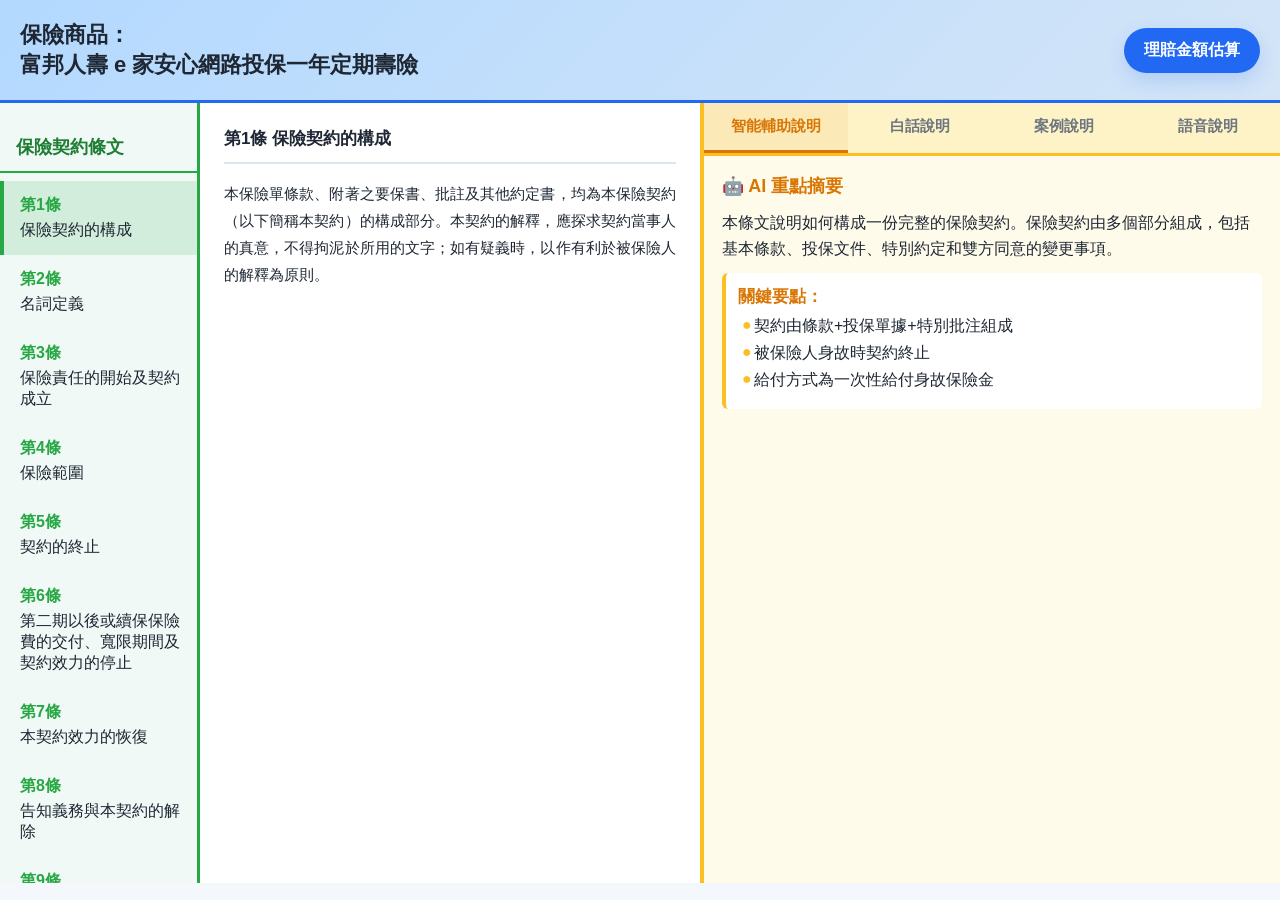
<file: index.html>
<!DOCTYPE html>
<html lang="zh-Hant">
<head>
  <meta charset="UTF-8" />
  <meta name="viewport" content="width=device-width, initial-scale=1.0" />
  <title>保險契約條文簡化</title>
  <link rel="stylesheet" href="styles_index.css" />

  <link rel="manifest" href="./manifest.json">
  <meta name="theme-color" content="#ffffff">
</head>
<body>
  <div class="container">
    <!-- 頂部頭條 -->
    <header class="header">
      <div class="header-content">
        <h1>保險商品：</br>富邦人壽 e 家安心網路投保一年定期壽險</h1>
        <div class="header-actions">
          <a class="estimate-btn" href="estimate.html">理賠金額估算</a>
        </div>
      </div>
    </header>

    <div class="main-layout">
      <!-- 左側導航 -->
      <nav class="sidebar">
        <div class="sidebar-title">保險契約條文</div>
        <div class="nav-list">
          <button class="nav-item active" data-section="section1">
            <span class="section-num">第1條</span>
            <span class="section-title">保險契約的構成</span>
          </button>
          <button class="nav-item" data-section="section2">
            <span class="section-num">第2條</span>
            <span class="section-title">名詞定義</span>
          </button>
          <button class="nav-item" data-section="section3">
            <span class="section-num">第3條</span>
            <span class="section-title">保險責任的開始及契約成立</span>
          </button>
          <button class="nav-item" data-section="section4">
            <span class="section-num">第4條</span>
            <span class="section-title">保險範圍</span>
          </button>
          <button class="nav-item" data-section="section5">
            <span class="section-num">第5條</span>
            <span class="section-title">契約的終止</span>
          </button>
          <button class="nav-item" data-section="section6">
            <span class="section-num">第6條</span>
            <span class="section-title">第二期以後或續保保險費的交付、寬限期間及契約效力的停止</span>
          </button>
          <button class="nav-item" data-section="section7">
            <span class="section-num">第7條</span>
            <span class="section-title">本契約效力的恢復</span>
          </button>
          <button class="nav-item" data-section="section8">
            <span class="section-num">第8條</span>
            <span class="section-title">告知義務與本契約的解除</span>
          </button>
          <button class="nav-item" data-section="section9">
            <span class="section-num">第9條</span>
            <span class="section-title">契約的終止</span>
          </button>
          <button class="nav-item" data-section="section10">
            <span class="section-num">第10條</span>
            <span class="section-title">保險事故的通知與保險金的申請時間</span>
          </button>
          <button class="nav-item" data-section="section11">
            <span class="section-num">第11條</span>
            <span class="section-title">失蹤處理</span>
          </button>
          <button class="nav-item" data-section="section12">
            <span class="section-num">第12條</span>
            <span class="section-title">保險範圍：身故保險金或喪葬費用保險金的給付</span>
          </button>
        </div>
      </nav>

      <!-- 中間內容區域 -->
      <div class="content-area">
        <!-- 條文內容 -->
        <div class="article-content">
          <div class="section active" id="section1">
            <h2>第1條 保險契約的構成</h2>
            <div class="article-text">
              <p>本保險單條款、附著之要保書、批註及其他約定書，均為本保險契約（以下簡稱本契約）的構成部分。本契約的解釋，應探求契約當事人的真意，不得拘泥於所用的文字；如有疑義時，以作有利於被保險人的解釋為原則。</p>
            </div>
          </div>

          <div class="section" id="section2">
            <h2>第2條 名詞定義</h2>
            <div class="article-text">
              <p>本契約所用名詞定義如下：</br>
              一、「保險金額」：係指本契約投保時約定之保險金額，倘日後保險金額經要保人申請變更，則以變更後之金額為準。</br>
              二、「保險年齡」：係指按投保時被保險人之足歲計算，但未滿一歲之零數超過六個月者加算一歲，以後每經過一個保單年度並加算一歲之年齡。</p>
            </div>
          </div>

          <div class="section" id="section3">
            <h2>第3條 保險責任的開始及契約成立</h2>
            <div class="article-text">
              <p>本公司應自同意承保並收取第一期保險費後負保險責任，並應發給保險單作為承保的憑證。</br>
              本公司如於同意承保前，預收相當於第一期保險費之金額時，其應負之保險責任，以同意承保時溯自預收相當於第一期保險費金額時開始。</br>
              前項情形，在本公司為同意承保與否之意思表示前發生應予給付之保險事故時，本公司仍負保險責任。</p>
            </div>
          </div>

          <div class="section" id="section4">
            <h2>第4條 保險範圍</h2>
            <div class="article-text">
              <p>被保險人於本契約有效期間內身故或致成完全失能者，本公司依第十二條至第十四條約定給付保險金。</p>
            </div>
          </div>

          <div class="section" id="section5">
            <h2>第5條 契約的終止</h2>
            <div class="article-text">
              <p>本契約的保險期間為一年。保險期間屆滿時，要保人得交付續保保險費，以逐年使本契約繼續有效，本公司不得拒絕續保。</br>
              本契約續保時，按續保生效當時依規定陳報主管機關之費率及被保險人年齡重新計算保險費，但不得針對個別被保險人身體狀況調整之。倘要保人逾寬限期間仍未交付續保契約之第一期保險費，本契約自保險期間屆滿後即行終止。</br>
              本契約續保保險期間最長至被保險人保險年齡屆滿六十歲為止。</p>
            </div>
          </div>

          <div class="section" id="section6">
            <h2>第6條 第二期以後或續保保險費的交付、寬限期間及契約效力的停止</h2>
            <div class="article-text">
              <p>分期繳納的第二期以後保險費或續保保險費，應照本契約所載交付方法及日期，向本公司所在地或指定地點交付，或由本公司派員前往收取，並交付本公司開發之憑證。第二期以後分期保險費或續保保險費到期未交付時，年繳或半年繳者，自催告到達翌日起三十日內為寬限期間；月繳或季繳者，則不另為催告，自保險單所載交付日期之翌日起三十日為寬限期間。</br>
              約定以金融機構轉帳或其他方式交付第二期以後的分期保險費或續保保險費者，本公司於知悉未能依此項約定受領保險費時，應催告要保人交付保險費，自催告到達翌日起三十日內為寬限期間。</br>
              前二項對要保人之催告，本公司另應通知被保險人以確保其權益。對被保險人之通知，依最後留存於本公司之聯絡資料，以書面、電子郵件、簡訊或其他約定方式擇一發出通知者，視為已完成。</br>
              分期繳納的第二期以後保險費逾寬限期間仍未交付者，本契約自寬限期間終了翌日起停止效力；續保第一期保險費逾寬限期間仍未交付者，本契約依第五條第二項約定終止。如在寬限期間內發生保險事故時，本公司仍負保險責任。</p>
            </div>
          </div>

          <div class="section" id="section7">
            <h2>第7條 本契約效力的恢復</h2>
            <div class="article-text">
              <p>本契約停止效力後，要保人得在保險期間屆滿前，申請復效。</br>
              要保人於停止效力之日起六個月內提出前項復效申請，並經要保人清償保險費扣除停效期間的保險費後，自翌日上午零時起，開始恢復其效力。</br>
              要保人於停止效力之日起六個月後提出第一項之復效申請者，本公司得於要保人之復效申請送達本公司之日起五日內要求要保人提供被保險人之可保證明。要保人如未於十日內交齊本公司要求提供之可保證明者，本公司得退回該次復效之申請。</br>
              被保險人之危險程度有重大變更已達拒絕承保程度者，本公司得拒絕其復效。</br>
              本公司未於第三項約定期限內要求要保人提供可保證明，或於收齊可保證明後十五日內不為拒絕者，視為同意復效，並經要保人清償第二項所約定之金額後，自翌日上午零時起，開始恢復其效力。</br>
              要保人依第三項提出申請復效者，除有同項後段或第四項之情形外，於交齊可保證明，並清償第二項所約定之金額後，自翌日上午零時起，開始恢復其效力。</br>
              基於保戶服務，本公司於保險契約停止效力後至得申請復效之期限屆滿前三個月，將以書面、電子郵件、簡訊或其他約定方式擇一通知要保人有行使第一項申請復效之權利，並載明要保人未於第一項約定期限屆滿前恢復保單效力者，契約效力將自第一項約定期限屆滿之日翌日上午零時起終止，以提醒要保人注意。</br>
              本公司已依要保人最後留於本公司之前項聯絡資料發出通知，視為已完成前項之通知。</br>
              第一項約定期限屆滿時，本契約效力即行終止。</p>
            </div>
          </div>
          
          <div class="section" id="section8">
            <h2>第8條 告知義務與本契約的解除</h2>
            <div class="article-text">
              <p>要保人及被保險人在訂立本契約時，對於本公司要保書書面（或投保網頁）詢問的告知事項應據實說明，如有為隱匿或遺漏不為說明，或為不實的說明，足以變更或減少本公司對於危險的估計者，本公司得解除契約，且無須返還已收受之保險費，其保險事故發生後亦同。但危險的發生未基於其說明或未說明的事實時，不在此限。</br>
              前項解除契約權，自本公司知有解除之原因後，經過一個月不行使而消滅；或自契約訂立後，經過二年不行使而消滅。</br>
              本公司通知解除本契約時，如要保人死亡、失蹤或住所不明，通知不能送達時，本公司得將該項通知送達身故保險金受益人。</p>
            </div>
          </div>
          
          <div class="section" id="section9">
            <h2>第9條 契約的終止</h2>
            <div class="article-text">
              <p>本契約有下列情形之一時，其效力即行終止：</br>
              一、要保人申請終止本契約時。本契約之終止自本公司收到要保人書面通知時，開始生效。</br>
              二、本契約被保險人保險年齡屆滿六十歲時。依第一項第一款約定終止本契約時，如有未到期保險費者，本公司應從當期已繳保險費扣除按日數比例計算已經過期間之保險費後，將其未到期保險費無息退還要保人。</p>
            </div>
          </div>

          <div class="section" id="section10">
            <h2>第10條 保險事故的通知與保險金的申請時間</h2>
            <div class="article-text">
              <p>要保人或受益人應於知悉本公司應負保險責任之事故後十日內通知本公司，並於通知後儘速檢具所需文件向本公司申請給付保險金。</br>
              本公司應於收齊前項文件後十五日內給付之。但因可歸責於本公司之事由致未在前述約定期限內為給付者，應按年利一分加計利息給付。</p>
            </div>
          </div>
        
          <div class="section" id="section11">
            <h2>第11條 失蹤處理</h2>
            <div class="article-text">
              <p>被保險人在本契約有效期間內失蹤者，如經法院宣告死亡時，本公司根據判決內所確定死亡時日為準，依第十二條約定給付身故保險金或喪葬費用保險金；如要保人或受益人能提出證明文件，足以認為被保險人極可能因意外傷害事故而死亡者，本公司應依意外傷害事故發生日為準，依第十二條約定給付身故保險金或喪葬費用保險金。</br>
              前項情形，本公司給付身故保險金或喪葬費用保險金後，如發現被保險人生還時，要保人或受益人應將該筆已領之退還已繳保險費或身故保險金或喪葬費用保險金歸還本公司，其間若有應給付保險金之情事發生者，仍應予給付。但有應繳之保險費，本公司仍得予以扣除。</p>
            </div>
          </div>
          
          <div class="section" id="section12">
            <h2>第12條 保險範圍：身故保險金或喪葬費用保險金的給付</h2>
            <div class="article-text">
              <p>被保險人於本契約有效期間內身故者，本公司按保險金額給付「身故保險金」後，本契約效力即行終止。</br>
              訂立本契約時，以受監護宣告尚未撤銷者為被保險人，其身故保險金變更為喪葬費用保險金。</br>
              前項被保險人於民國九十九年二月三日（含）以後所投保之喪葬費用保險金額總和（不限本公司），不得超過遺產及贈與稅法第十七條有關遺產稅喪葬費扣除額之半數，其超過部分本公司不負給付責任，本公司並應無息退還該超過部分之已繳保險費。</br>
              前項情形，如要保人向二家（含）以上保險公司投保，或向同一保險公司投保數個保險契(附)約，且其投保之喪葬費用保險金額合計超過前項所定之限額者，本公司於所承保之喪葬費用金額範圍內，依各要保書所載之要保時間先後，依約給付喪葬費用保險金至前項喪葬費用額度上限為止，如有二家以上保險公司之保險契約要保時間相同或無法區分其要保時間之先後者，各該保險公司應依其喪葬費用保險金額與扣除要保時間在先之保險公司應理賠之金額後所餘之限額比例分擔其責任。</p>
            </div>
          </div>
        </div>

        <!-- 右側說明標籤 -->
        <div class="explanation-panel">
          <div class="explanation-tabs">
            <button class="tab-btn active" data-tab="smart">智能輔助說明</button>
            <button class="tab-btn" data-tab="simple">白話說明</button>
            <button class="tab-btn" data-tab="example">案例說明</button>
            <button class="tab-btn" data-tab="audio">語音說明</button>
          </div>

          <div class="explanation-content">
            <!-- 第1條說明 -->
            <div class="section-explanation" id="section1-explanation">
              <!-- 智能輔助說明 -->
              <div class="tab-content active" data-section="section1" data-tab="smart">
                <div class="explanation-box">
                  <h3>🤖 AI 重點摘要</h3>
                  <p>本條文說明如何構成一份完整的保險契約。保險契約由多個部分組成，包括基本條款、投保文件、特別約定和雙方同意的變更事項。</p>
                  <div class="highlight-box">
                    <strong>關鍵要點：</strong>
                    <ul>
                      <li>契約由條款+投保單據+特別批注組成</li>
                      <li>被保險人身故時契約終止</li>
                      <li>給付方式為一次性給付身故保險金</li>
                    </ul>
                  </div>
                </div>
              </div>

              <!-- 白話說明 -->
              <div class="tab-content" data-section="section1" data-tab="simple">
                <div class="explanation-box">
                  <h3>📖 白話說明</h3>
                  <p>簡單來說，你跟保險公司之間的契約是由幾個文件湊在一起的：你填的表單、保險公司同意的內容，還有之後有什麼特殊更改也要雙方同意。</p>
                  <div class="highlight-box">
                    <strong>最重要的三件事：</strong>
                    <ul>
                      <li>契約的內容是什麼 ✔️</li>
                      <li>契約條款都是什麼 ✔️</li>
                      <li>有疑義時保險公司要對被保險人有利 ✔️</li>
                    </ul>
                  </div>
                </div>
              </div>

              <!-- 案例說明 -->
              <div class="tab-content" data-section="section1" data-tab="example">
                <div class="explanation-box">
                  <h3>📋 案例說明</h3>
                  <div class="highlight-box">
                    <p><strong>案例：</strong>小王購買保險合約</p>
                    <ul>
                      <li>✓ 保單條款</li>
                      <li>✓ 投保單據（要保書）</li>
                      <li>✓ 批註和約定</li>
                      <li>✓ 這些都構成完整合約</li>
                    </ul>
                  </div>
                </div>
              </div>

              <!-- 語音說明 -->
              <div class="tab-content" data-section="section1" data-tab="audio">
                <div class="explanation-box">
                  <h3>🎵 語音說明</h3>
                  <div class="audio-player">
                    <button class="play-btn">▶ 播放語音說明</button>
                  </div>
                </div>
              </div>
            </div>

            <!-- 第2條說明 -->
            <div class="section-explanation" id="section2-explanation" style="display: none;">
              <!-- 智能輔助說明 -->
              <div class="tab-content active" data-section="section2" data-tab="smart">
                <div class="explanation-box">
                  <h3>🤖 AI 重點摘要</h3>
                  <p>本條文定義契約中使用的重要術語。理解這些名詞對於正確解讀保險條款至關重要。包括保險金額、保險年齡等核心概念。</p>
                  <div class="highlight-box">
                    <strong>核心名詞：</strong>
                    <ul>
                      <li>保險金額：契約約定的保障金額</li>
                      <li>保險年齡：以足歲計算的被保險人年齡</li>
                      <li>精確的定義避免日後爭議</li>
                    </ul>
                  </div>
                </div>
              </div>

              <!-- 白話說明 -->
              <div class="tab-content" data-section="section2" data-tab="simple">
                <div class="explanation-box">
                  <h3>📖 白話說明</h3>
                  <p>這一條就是定義保險合約中一些專業詞彙的意思。就像字典一樣，讓大家對這些詞的理解一致，避免以後有誤會。</p>
                  <div class="highlight-box">
                    <strong>重要詞彙：</strong>
                    <ul>
                      <li>保險金額 = 你買的保障額度</li>
                      <li>保險年齡 = 按滿幾歲計算</li>
                      <li>清楚的定義 = 減少糾紛</li>
                    </ul>
                  </div>
                </div>
              </div>

              <!-- 案例說明 -->
              <div class="tab-content" data-section="section2" data-tab="example">
                <div class="explanation-box">
                  <h3>📋 案例說明</h3>
                  <div class="highlight-box">
                    <p><strong>案例：</strong>小王投保時的名詞定義</p>
                    <ul>
                      <li>✓ 保險金額 = 100萬元</li>
                      <li>✓ 投保年齡 = 35歲</li>
                      <li>✓ 這些確定後就不能隨意改變</li>
                    </ul>
                  </div>
                </div>
              </div>

              <!-- 語音說明 -->
              <div class="tab-content" data-section="section2" data-tab="audio">
                <div class="explanation-box">
                  <h3>🎵 語音說明</h3>
                  <div class="audio-player">
                    <button class="play-btn">▶ 播放語音說明</button>
                  </div>
                </div>
              </div>
            </div>

            <!-- 第3條說明 -->
            <div class="section-explanation" id="section3-explanation" style="display: none;">
              <div class="tab-content active" data-section="section3" data-tab="smart">
                <div class="explanation-box">
                  <h3>🤖 AI 重點摘要</h3>
                  <p>本條文規定保險責任何時開始、契約何時成立。通常在保險公司同意承保並收取首期保費後，保險責任即開始。</p>
                  <div class="highlight-box">
                    <strong>責任開始時點：</strong>
                    <ul>
                      <li>保險公司同意承保</li>
                      <li>收取第一期保費</li>
                      <li>保險責任開始</li>
                    </ul>
                  </div>
                </div>
              </div>

              <div class="tab-content" data-section="section3" data-tab="simple">
                <div class="explanation-box">
                  <h3>📖 白話說明</h3>
                  <p>就是說保險什麼時候開始有效。當保險公司說「OK，我承保了」，然後你也付了第一期保費，從那一刻起，保險就開始保護你了。</p>
                </div>
              </div>

              <div class="tab-content" data-section="section3" data-tab="example">
                <div class="explanation-box">
                  <h3>📋 案例說明</h3>
                  <div class="highlight-box">
                    <p><strong>時間點：</strong>小王的保險何時開始</p>
                    <ul>
                      <li>→ 3月1日：提出投保申請</li>
                      <li>→ 3月5日：保險公司核准</li>
                      <li>→ 3月10日：小王繳付保費</li>
                      <li>→ 3月10日起：保險正式開始</li>
                    </ul>
                  </div>
                </div>
              </div>

              <div class="tab-content" data-section="section3" data-tab="audio">
                <div class="explanation-box">
                  <h3>🎵 語音說明</h3>
                  <div class="audio-player">
                    <button class="play-btn">▶ 播放語音說明</button>
                  </div>
                </div>
              </div>
            </div>

            <!-- 第4條說明 -->
            <div class="section-explanation" id="section4-explanation" style="display: none;">
              <div class="tab-content active" data-section="section4" data-tab="smart">
                <div class="explanation-box">
                  <h3>🤖 AI 重點摘要</h3>
                  <p>本條文說明保險的保障範圍。被保險人在合約有效期間內身故或完全失能，保險公司會依約給付保險金。</p>
                  <div class="highlight-box">
                    <strong>保障範圍：</strong>
                    <ul>
                      <li>身故保障</li>
                      <li>完全失能保障</li>
                      <li>限定期間內</li>
                    </ul>
                  </div>
                </div>
              </div>

              <div class="tab-content" data-section="section4" data-tab="simple">
                <div class="explanation-box">
                  <h3>📖 白話說明</h3>
                  <p>簡單說就是：保險在什麼情況下才會賠錢。這份定期壽險主要保的是：如果你在保險期間內不幸去世，或者因為病或意外導致完全無法工作，保險公司就會給付保險金。</p>
                </div>
              </div>

              <div class="tab-content" data-section="section4" data-tab="example">
                <div class="explanation-box">
                  <h3>📋 案例說明</h3>
                  <div class="highlight-box">
                    <p><strong>案例：</strong>什麼情況會理賠</p>
                    <ul>
                      <li>✓ 身故理賠：在保險期間內去世</li>
                      <li>✓ 失能理賠：完全喪失工作能力</li>
                      <li>✗ 未在保險期間內的不理賠</li>
                    </ul>
                  </div>
                </div>
              </div>

              <div class="tab-content" data-section="section4" data-tab="audio">
                <div class="explanation-box">
                  <h3>🎵 語音說明</h3>
                  <div class="audio-player">
                    <button class="play-btn">▶ 播放語音說明</button>
                  </div>
                </div>
              </div>
            </div>

            <!-- 第5條說明 -->
            <div class="section-explanation" id="section5-explanation" style="display: none;">
              <div class="tab-content active" data-section="section5" data-tab="smart">
                <div class="explanation-box">
                  <h3>🤖 AI 重點摘要</h3>
                  <p>本條文規定保險期間和續保條件。這份保險一般為一年期，期滿後可以申請續保，直到被保險人60歲為止。</p>
                  <div class="highlight-box">
                    <strong>關鍵期限：</strong>
                    <ul>
                      <li>保險期間：1年</li>
                      <li>續保條件：繳續保費</li>
                      <li>續保終止年齡：60歲</li>
                    </ul>
                  </div>
                </div>
              </div>

              <div class="tab-content" data-section="section5" data-tab="simple">
                <div class="explanation-box">
                  <h3>📖 白話說明</h3>
                  <p>定期壽險就是有期限的保險。這份保單保一年。一年到期後，如果你還想繼續保，就繳續保費再保一年。可以一直續保，直到你60歲為止。</p>
                </div>
              </div>

              <div class="tab-content" data-section="section5" data-tab="example">
                <div class="explanation-box">
                  <h3>📋 案例說明</h3>
                  <div class="highlight-box">
                    <p><strong>保險期間安排：</strong></p>
                    <ul>
                      <li>→ 2024/3/10-2025/3/10：第1年保期</li>
                      <li>→ 2025/3/10-2026/3/10：第2年保期</li>
                      <li>→ 每年到期可續保</li>
                      <li>→ 到60歲為止</li>
                    </ul>
                  </div>
                </div>
              </div>

              <div class="tab-content" data-section="section5" data-tab="audio">
                <div class="explanation-box">
                  <h3>🎵 語音說明</h3>
                  <div class="audio-player">
                    <button class="play-btn">▶ 播放語音說明</button>
                  </div>
                </div>
              </div>
            </div>

            <!-- 第6條說明 -->
            <div class="section-explanation" id="section6-explanation" style="display: none;">
              <div class="tab-content active" data-section="section6" data-tab="smart">
                <div class="explanation-box">
                  <h3>🤖 AI 重點摘要</h3>
                  <p>本條文規定保費的繳納方式和期限。明確說明要保人應於指定日期繳納保費，逾期未繳會有寬限期，期滿仍未繳則保險效力停止。</p>
                  <div class="highlight-box">
                    <strong>繳費要點：</strong>
                    <ul>
                      <li>按時繳納保費</li>
                      <li>逾期有30天寬限期</li>
                      <li>逾期未繳則停效</li>
                    </ul>
                  </div>
                </div>
              </div>

              <div class="tab-content" data-section="section6" data-tab="simple">
                <div class="explanation-box">
                  <h3>📖 白話說明</h3>
                  <p>就是說保費要怎麼繳、什麼時候繳。如果你沒有按時繳，保險公司會催你，給你30天的寬限期。如果30天內還是沒有繳，那保險就暫時停止了。</p>
                </div>
              </div>

              <div class="tab-content" data-section="section6" data-tab="example">
                <div class="explanation-box">
                  <h3>📋 案例說明</h3>
                  <div class="highlight-box">
                    <p><strong>案例：</strong>小王的保費繳納</p>
                    <ul>
                      <li>→ 3月10日：應繳日期</li>
                      <li>→ 4月9日：寬限期第30天</li>
                      <li>→ 4月10日：未繳則停效</li>
                      <li>⏱️ 要記得按時繳費！</li>
                    </ul>
                  </div>
                </div>
              </div>

              <div class="tab-content" data-section="section6" data-tab="audio">
                <div class="explanation-box">
                  <h3>🎵 語音說明</h3>
                  <div class="audio-player">
                    <button class="play-btn">▶ 播放語音說明</button>
                  </div>
                </div>
              </div>
            </div>

            <!-- 第7條說明 -->
            <div class="section-explanation" id="section7-explanation" style="display: none;">
              <div class="tab-content active" data-section="section7" data-tab="smart">
                <div class="explanation-box">
                  <h3>🤖 AI 重點摘要</h3>
                  <p>本條文規定保險停效後如何恢復。要保人可在停效後一定期限內申請復效，需補繳欠款和利息才能恢復保險效力。</p>
                  <div class="highlight-box">
                    <strong>復效要點：</strong>
                    <ul>
                      <li>停效後6個月內可復效</li>
                      <li>補繳欠款和利息</li>
                      <li>6個月後需提供可保證明</li>
                    </ul>
                  </div>
                </div>
              </div>

              <div class="tab-content" data-section="section7" data-tab="simple">
                <div class="explanation-box">
                  <h3>📖 白話說明</h3>
                  <p>如果你不小心沒繳保費，保險停了。別擔心！保險停止後，你還有機會「救回」保險。在一定期限內補繳欠款，保險就可以重新生效。</p>
                </div>
              </div>

              <div class="tab-content" data-section="section7" data-tab="example">
                <div class="explanation-box">
                  <h3>📋 案例說明</h3>
                  <div class="highlight-box">
                    <p><strong>案例：</strong>保險復效流程</p>
                    <ul>
                      <li>→ 4月10日：因未繳保費停效</li>
                      <li>→ 6個月內：補繳即可復效</li>
                      <li>→ 6個月後：需體檢證明</li>
                      <li>✓ 及時補繳最簡單！</li>
                    </ul>
                  </div>
                </div>
              </div>

              <div class="tab-content" data-section="section7" data-tab="audio">
                <div class="explanation-box">
                  <h3>🎵 語音說明</h3>
                  <div class="audio-player">
                    <button class="play-btn">▶ 播放語音說明</button>
                  </div>
                </div>
              </div>
            </div>

            <!-- 第8條說明 -->
            <div class="section-explanation" id="section8-explanation" style="display: none;">
              <div class="tab-content active" data-section="section8" data-tab="smart">
                <div class="explanation-box">
                  <h3>🤖 AI 重點摘要</h3>
                  <p>本條文規定投保時的告知義務。要保人和被保險人必須誠實回答保險公司的詢問事項。若有隱瞞或不實告知，可能導致契約被解除。</p>
                  <div class="highlight-box">
                    <strong>告知義務重點：</strong>
                    <ul>
                      <li>必須據實說明詢問事項</li>
                      <li>隱瞞或不實可能解除契約</li>
                      <li>解除權限期為1個月或2年</li>
                    </ul>
                  </div>
                </div>
              </div>

              <div class="tab-content" data-section="section8" data-tab="simple">
                <div class="explanation-box">
                  <h3>📖 白話說明</h3>
                  <p>買保險時，保險公司會問你一些問題，你一定要老實回答！如果你故意隱瞞重要的事實，或者說謊，保險公司事後發現了，可以取消這份保險契約。</p>
                  <div class="highlight-box">
                    <strong>記住這三點：</strong>
                    <ul>
                      <li>誠實是最重要的 ✔️</li>
                      <li>隱瞞會有後果 ❌</li>
                      <li>保險公司有權利檢查你的告知</li>
                    </ul>
                  </div>
                </div>
              </div>

              <div class="tab-content" data-section="section8" data-tab="example">
                <div class="explanation-box">
                  <h3>📋 案例說明</h3>
                  <div class="highlight-box">
                    <p><strong>案例：</strong>隱瞞健康狀況的後果</p>
                    <ul>
                      <li>→ 小李投保時隱瞞有糖尿病</li>
                      <li>→ 後來出險，保險公司發現隱瞞</li>
                      <li>→ 保險公司可以解除契約</li>
                      <li>❌ 而且不退還已繳的保費</li>
                    </ul>
                  </div>
                </div>
              </div>

              <div class="tab-content" data-section="section8" data-tab="audio">
                <div class="explanation-box">
                  <h3>🎵 語音說明</h3>
                  <div class="audio-player">
                    <button class="play-btn">▶ 播放語音說明</button>
                  </div>
                </div>
              </div>
            </div>

            <!-- 第9條說明 -->
            <div class="section-explanation" id="section9-explanation" style="display: none;">
              <div class="tab-content active" data-section="section9" data-tab="smart">
                <div class="explanation-box">
                  <h3>🤖 AI 重點摘要</h3>
                  <p>本條文規定契約終止的情形。要保人可隨時申請終止契約，或被保險人年滿60歲時自動終止。終止時會退還未到期保費。</p>
                  <div class="highlight-box">
                    <strong>終止條件：</strong>
                    <ul>
                      <li>要保人申請終止</li>
                      <li>被保險人年滿60歲</li>
                      <li>退還未到期保費</li>
                    </ul>
                  </div>
                </div>
              </div>

              <div class="tab-content" data-section="section9" data-tab="simple">
                <div class="explanation-box">
                  <h3>📖 白話說明</h3>
                  <p>保險契約什麼時候會結束呢？要保人可以隨時說「我不保了」，或者被保險人年滿60歲時，保險就自動終止。不過終止時，保險公司會把沒用到的保費退還給你。</p>
                  <div class="highlight-box">
                    <strong>終止方式：</strong>
                    <ul>
                      <li>主動終止：要保人申請</li>
                      <li>自動終止：年滿60歲</li>
                      <li>退費：按比例退還</li>
                    </ul>
                  </div>
                </div>
              </div>

              <div class="tab-content" data-section="section9" data-tab="example">
                <div class="explanation-box">
                  <h3>📋 案例說明</h3>
                  <div class="highlight-box">
                    <p><strong>案例：</strong>契約終止退費</p>
                    <ul>
                      <li>→ 小王年滿60歲，保險終止</li>
                      <li>→ 已繳保費：12,000元</li>
                      <li>→ 已過期間：8個月</li>
                      <li>✓ 退還：12,000 × (4/12) = 4,000元</li>
                    </ul>
                  </div>
                </div>
              </div>

              <div class="tab-content" data-section="section9" data-tab="audio">
                <div class="explanation-box">
                  <h3>🎵 語音說明</h3>
                  <div class="audio-player">
                    <button class="play-btn">▶ 播放語音說明</button>
                  </div>
                </div>
              </div>
            </div>

            <!-- 第10條說明 -->
            <div class="section-explanation" id="section10-explanation" style="display: none;">
              <div class="tab-content active" data-section="section10" data-tab="smart">
                <div class="explanation-box">
                  <h3>🤖 AI 重點摘要</h3>
                  <p>本條文規定保險事故發生後的通知義務和申請保險金的時限。要保人或受益人應在10日內通知保險公司，並儘速申請給付。</p>
                  <div class="highlight-box">
                    <strong>申請時限：</strong>
                    <ul>
                      <li>事故發生後10日內通知</li>
                      <li>收齊文件後15日內給付</li>
                      <li>逾期加計利息</li>
                    </ul>
                  </div>
                </div>
              </div>

              <div class="tab-content" data-section="section10" data-tab="simple">
                <div class="explanation-box">
                  <h3>📖 白話說明</h3>
                  <p>出了保險事故怎麼辦？記得要在10天內告訴保險公司，然後趕快準備文件申請理賠。保險公司收到完整文件後，要在15天內把錢給你。</p>
                  <div class="highlight-box">
                    <strong>理賠流程：</strong>
                    <ul>
                      <li>第一步：10天內通知保險公司</li>
                      <li>第二步：準備相關文件</li>
                      <li>第三步：15天內拿到理賠金</li>
                    </ul>
                  </div>
                </div>
              </div>

              <div class="tab-content" data-section="section10" data-tab="example">
                <div class="explanation-box">
                  <h3>📋 案例說明</h3>
                  <div class="highlight-box">
                    <p><strong>案例：</strong>身故理賠流程</p>
                    <ul>
                      <li>→ 事故發生：5月1日</li>
                      <li>→ 通知保險公司：5月8日</li>
                      <li>→ 提交文件：5月15日</li>
                      <li>✓ 理賠金到帳：5月30日</li>
                    </ul>
                  </div>
                </div>
              </div>

              <div class="tab-content" data-section="section10" data-tab="audio">
                <div class="explanation-box">
                  <h3>🎵 語音說明</h3>
                  <div class="audio-player">
                    <button class="play-btn">▶ 播放語音說明</button>
                  </div>
                </div>
              </div>
            </div>

            <!-- 第11條說明 -->
            <div class="section-explanation" id="section11-explanation" style="display: none;">
              <div class="tab-content active" data-section="section11" data-tab="smart">
                <div class="explanation-box">
                  <h3>🤖 AI 重點摘要</h3>
                  <p>本條文處理被保險人失蹤的情形。若經法院宣告死亡或有足夠證明因意外死亡，保險公司會給付身故保險金。</p>
                  <div class="highlight-box">
                    <strong>失蹤處理：</strong>
                    <ul>
                      <li>法院宣告死亡</li>
                      <li>意外事故證明</li>
                      <li>給付身故保險金</li>
                    </ul>
                  </div>
                </div>
              </div>

              <div class="tab-content" data-section="section11" data-tab="simple">
                <div class="explanation-box">
                  <h3>📖 白話說明</h3>
                  <p>如果被保險人失蹤了怎麼辦？如果法院判斷他已經死亡，或者有證據顯示他可能因為意外去世，保險公司就會理賠身故保險金。</p>
                  <div class="highlight-box">
                    <strong>理賠條件：</strong>
                    <ul>
                      <li>法院宣告死亡</li>
                      <li>或有意外死亡證明</li>
                      <li>給付身故保險金</li>
                    </ul>
                  </div>
                </div>
              </div>

              <div class="tab-content" data-section="section11" data-tab="example">
                <div class="explanation-box">
                  <h3>📋 案例說明</h3>
                  <div class="highlight-box">
                    <p><strong>案例：</strong>失蹤者理賠</p>
                    <ul>
                      <li>→ 小明登山失蹤</li>
                      <li>→ 法院宣告死亡</li>
                      <li>→ 保險公司理賠</li>
                      <li>✓ 受益人拿到100萬元</li>
                    </ul>
                  </div>
                </div>
              </div>

              <div class="tab-content" data-section="section11" data-tab="audio">
                <div class="explanation-box">
                  <h3>🎵 語音說明</h3>
                  <div class="audio-player">
                    <button class="play-btn">▶ 播放語音說明</button>
                  </div>
                </div>
              </div>
            </div>

            <!-- 第12條說明 -->
            <div class="section-explanation" id="section12-explanation" style="display: none;">
              <div class="tab-content active" data-section="section12" data-tab="smart">
                <div class="explanation-box">
                  <h3>🤖 AI 重點摘要</h3>
                  <p>本條文規定身故保險金的給付方式。被保險人身故時，按保險金額給付身故保險金，契約隨即終止。特殊情況下可能轉為喪葬費用保險金。</p>
                  <div class="highlight-box">
                    <strong>給付要點：</strong>
                    <ul>
                      <li>被保險人身故 ， 契約終止，按保險金額給付身故保險金。</li>
                      <li>若被保險人為受監護宣告者，改給喪葬費用保險金。</li>
                      <li>喪葬費用保險金總額不得超過法定上限的一半。</li>
                      <li>超過部分不給付，並退還多繳保費。</li>
                      <li>多家或多張保單 ，依投保時間先後給付；時間相同則按比例分擔。</li>
                    </ul>
                  </div>
                </div>
              </div>

              <div class="tab-content" data-section="section12" data-tab="simple">
                <div class="explanation-box">
                  <h3>📖 白話說明</h3>
                  <p>被保險人不幸去世時，保險公司會按照保險金額給付身故保險金，這份保險契約也就結束了。如果被保險人是受監護人，保險金會變成喪葬費用。</p>
                  <div class="highlight-box">
                    <strong>理賠方式：</strong>
                    <ul>
                      <li>如果您在保險有效期間內不幸身亡，保險公司會按照您的保險金額給付身故保險金給您的受益人。</li>
                      <li>如果被保險人是被法院宣告需要監護的人，就改給喪葬費用。</li>
                      <li>喪葬費用的總金額有法律上限，不能超過規定的一半。</li>
                      <li>如果保額超過上限，超過的部分不會賠，但多繳的保費會退還。</li>
                      <li>如果同時買了好幾張保單或跟多家公司買，會照投保時間先後賠；時間一樣就按比例分擔。</li>
                    </ul>
                  </div>
                </div>
              </div>

              <div class="tab-content" data-section="section12" data-tab="example">
                <div class="explanation-box">
                  <h3>📋 案例說明</h3>
                  <div class="highlight-box">
                    <p><strong>案例：</strong>陳OO（35歲）為了保障家人生活，向本公司購買了一份「e家安心網路投保一年定期壽險」，保險金額為新台幣200萬元。他指定妻子為受益人。</p>
                    <ul>
                      <li>情境1：陳OO在保險期間內因車禍身故。在這種情況下，保險公司會直接給付200萬元的身故保險金給他的妻子。</li>
                      <li>情境2：陳OO在投保時已受法院監護宣告，之後意外過世，不給付一般身故保險金，而改為給付喪葬費用保險金。</li>
                      <li>情境3：根據現行法規，喪葬費用保險金的上限約為新台幣150萬元左右（實際數字會隨法規調整）。如果陳OO的保險金額為200萬元，超過上限的50萬元會被退還。</li>
                      <li>情境4：如果陳OO先向富邦人壽投保200萬元，後來又向其他公司投保100萬元。假設法定上限為150萬元。依投保時間先後給付。富邦人壽會先給付150萬元，其他保險公司則無須給付，並退還已繳保費。</li>
                    </ul>
                  </div>
                </div>
              </div>

              <div class="tab-content" data-section="section12" data-tab="audio">
                <div class="explanation-box">
                  <h3>🎵 語音說明</h3>
                  <div class="audio-player">
                    <button class="play-btn">▶ 播放語音說明</button>
                  </div>
                </div>
              </div>
            </div>
        </div>
      </div>
    </div>
  </div>

  <script src="app.js"></script>
  <script>
  if ('serviceWorker' in navigator) {
    navigator.serviceWorker.register('./service-worker.js')
      .then(() => console.log('Service Worker Registered'));
  }
  </script>
</body>
</html>
</file>
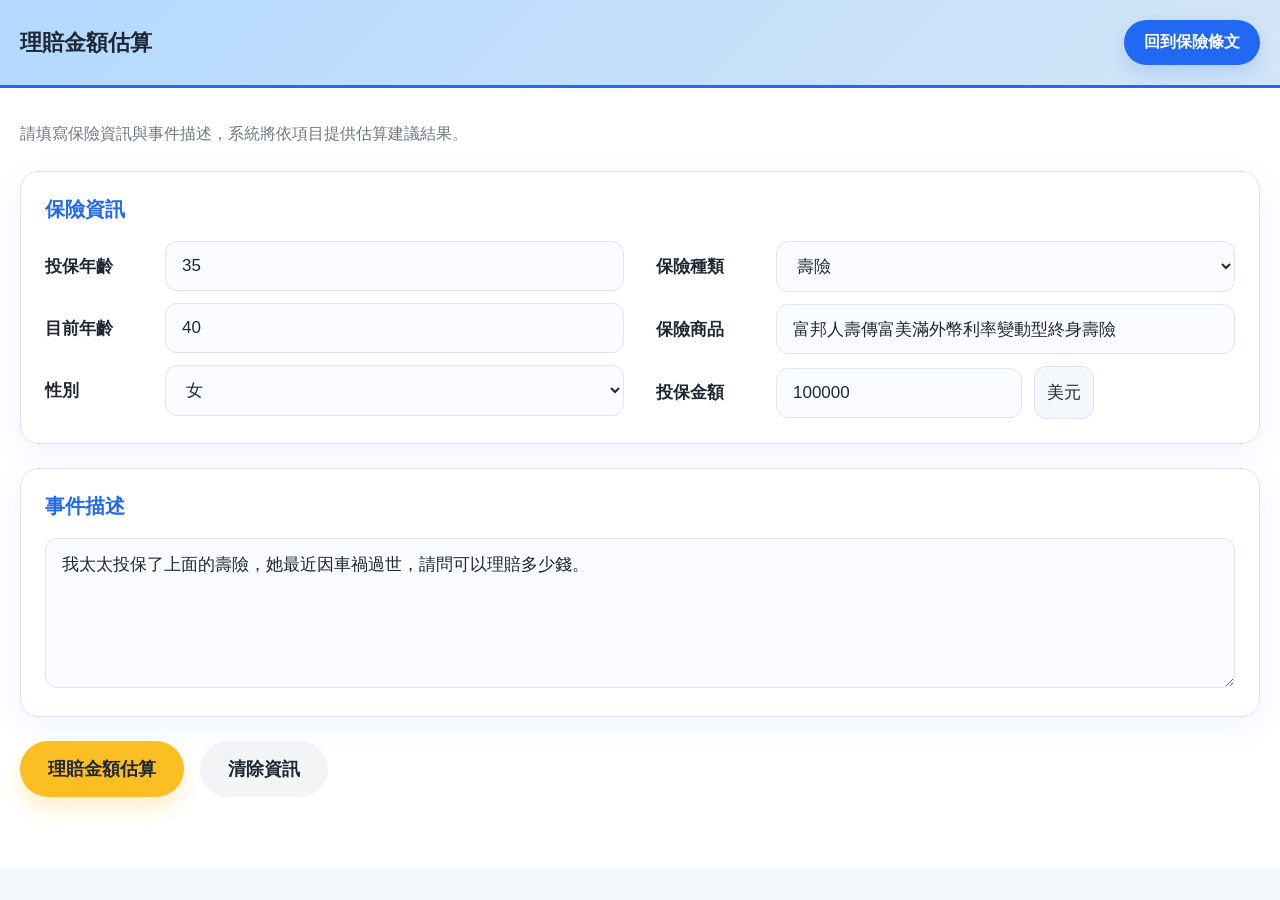
<file: estimate.html>
<!DOCTYPE html>
<html lang="zh-Hant">
<head>
  <meta charset="UTF-8" />
  <meta name="viewport" content="width=device-width, initial-scale=1.0" />
  <title>理賠金額估算</title>
  <link rel="stylesheet" href="styles_estimate.css" />
</head>
<body>
  <div class="container">
    <header class="header">
      <div class="header-content">
        <h1>理賠金額估算</h1>
        <div class="header-actions">
          <a class="estimate-btn" href="index.html">回到保險條文</a>
        </div>
      </div>
    </header>

    <div class="main-layout single-column">
      <div class="content-area single-column">
        <div class="article-content calculator-content">
          <div class="calculator-panel">
            <div class="calculator-header">
              <p>請填寫保險資訊與事件描述，系統將依項目提供估算建議結果。</p>
            </div>

            <div class="calculator-grid table-layout">
              <div class="form-card">
                <div class="card-title">保險資訊</div>
                <div class="field-group-row">
                  <div class="field-column">
                    <div class="field-row">
                      <label class="field-label" for="insuredAge">投保年齡</label>
                      <input id="insuredAge" class="field-input" type="number" min="0" value="35" />
                    </div>
                    <div class="field-row">
                      <label class="field-label" for="currentAge">目前年齡</label>
                      <input id="currentAge" class="field-input" type="number" min="0" value="40" />
                    </div>
                    <div class="field-row">
                      <label class="field-label" for="gender">性別</label>
                      <select id="gender" class="field-input">
                        <option value="female">女</option>
                        <option value="male">男</option>
                        <option value="other">其他</option>
                      </select>
                    </div>
                  </div>
                  <div class="field-column">
                    <div class="field-row">
                      <label class="field-label" for="insuranceType">保險種類</label>
                      <select id="insuranceType" class="field-input">
                        <option value="life">壽險</option>
                        <option value="travel">旅行平安險</option>
                        <option value="accident">意外險</option>
                        <option value="medical">醫療險</option>
                      </select>
                    </div>
                    <div class="field-row">
                      <label class="field-label" for="insuranceProduct">保險商品</label>
                      <input id="insuranceProduct" class="field-input" type="text" value="富邦人壽傳富美滿外幣利率變動型終身壽險" />
                    </div>
                    <div class="field-row">
                      <label class="field-label" for="coverageAmount">投保金額</label>
                      <div class="amount-input-group">
                        <input id="coverageAmount" class="field-input" type="number" min="0" value="100000" />
                        <span class="amount-unit">美元</span>
                      </div>
                    </div>
                  </div>
                </div>
              </div>

              <div class="form-card full-width">
                <div class="card-title">事件描述</div>
                <textarea id="eventDescription" class="textarea-input" rows="6" placeholder="例如：我太太投保了上面的壽險，她最近因車禍過世，請問可以理賠多少錢。">我太太投保了上面的壽險，她最近因車禍過世，請問可以理賠多少錢。</textarea>
              </div>
            </div>

            <div class="calculator-actions">
              <button id="calculateBtn" class="btn-primary">理賠金額估算</button>
              <button id="clearBtn" class="btn-secondary">清除資訊</button>
            </div>

            <div id="resultCard" class="result-card" style="display: none;">
              <div class="result-header">
                <div class="result-label">估算結果預估</div>
              </div>

              <div class="result-product-info" id="productInfo">
                <strong>商品：</strong><span id="resultProduct">富邦人壽傳富美滿外幣利率變動型終身壽險</span><br/>
                <strong>第十五條</strong> 被保險人於本契約有效期間內身故者，本公司按下列三者之最大值給付身故保險金後，本契約效力即行終止：</br>
                一、年繳保險費總和之一點零一倍。</br>
                二、身故時之總保單價值準備金乘上當時保險年齡對應附表二之給付比率所得之數額。</br>
                三、身故時之當年度保險金額。</br>
                訂立本契約時，以受監護宣告尚未撤銷者為被保險人，其身故保險金，變更為喪葬費用保險金。</br>
                前項被保險人於民國九十九年二月三日（含）以後所投保之喪葬費用保險金額總和（不限本公司），不得超過遺產及贈與稅法第十七條有關遺產稅喪葬費扣除額之半數，其超過部分本公司不負給付責任，本公司並應無息退還該超過部分之已繳保險費。</br>
                前項情形，如要保人向二家（含）以上保險公司投保，或向同一保險公司投保數個保險契（附）約，且其投保之喪葬費用保險金額合計超過前項所定之限額者，本公司於所承保之喪葬費用金額範圍內，依各要保書所載之要保時間先後，依約給付喪葬費用保險金至喪葬費用額度上限為止，如有二家以上保險公司之保險契約要保時間相同或無法區分其要保時間之先後者，各該保險公司應依其喪葬費用保險金額與扣除要保時間在先之保險公司應理賠之金額後所餘之限額比例分擔其責任。本公司約定給付之喪葬費用保險金，按被保險人身故日為基準，以臺灣銀行股份有限公司的前一營業日收盤之美元即期買入匯率為換算基礎，換算等值之新臺幣後不得超過主管機關所定之喪葬費用額度上限。</br>
                若因匯率波動造成超過之部分，本公司不負給付責任，並無息退還該超過部分之已繳保險費。
              </div>
              <div class="product-info-toggle">
                <button id="toggleProductBtn" class="btn-toggle">展開全部條文</button>
              </div>

              <div class="result-calculation">
                <div class="calc-item">
                  <div class="calc-label">1. 年繳保險費總和 × 1.01倍：</div>
                  <div class="calc-value"><span id="calc1">101,000</span> 美元。</div>
                </div>
                <div class="calc-item">
                  <div class="calc-label">2. 保單價值準備金 × 門檻比率：</div>
                  <div class="calc-value"><span id="calc2">48,000</span> 美元。</div>
                </div>
                <div class="calc-item">
                  <div class="calc-label">3. 當年度保險金額：</div>
                  <div class="calc-value"><span id="calc3">9,584</span> 美元。</div>
                </div>
              </div>

              <div class="result-estimate">
                <span class="estimate-label">預估：在這個情境下，身故保險金的給付金額為</span>
                <span class="estimate-amount"><span id="estimateAmount">101,000</span> 美元</span>。
              </div>

              <div class="result-actions">
                <button id="detailBtn" class="btn-formula">詳細計算公式</button>
              </div>
            </div>

            <div id="formulaModal" class="modal" style="display: none;">
              <div class="modal-content">
                <div class="modal-header">
                  <h3>詳細計算公式</h3>
                  <button class="modal-close" id="closeFormulaBtn">&times;</button>
                </div>
                <div class="modal-body" id="formulaBody">
                  <!-- 詳細公式內容 -->
                </div>
              </div>
            </div>
          </div>
        </div>
      </div>
    </div>
  </div>
  <script src="estimate.js"></script>
</body>
</html>
</file>
<file: styles_index.css>
:root {
  --primary-blue: #2168f3;
  --primary-green: #28a745;
  --primary-yellow: #fbbf24;
  --dark-yellow: #d97706;
  --light-green: #d4edda;
  --dark-green: #1e7e34;
  --light-coral: #f8d4d4;
  --light-peach: #fae5d4;
  --text-dark: #1e2733;
  --text-muted: #6d7680;
  --border-color: #dde4ef;
  --bg-light: #f9fbff;
}

* {
  margin: 0;
  padding: 0;
  box-sizing: border-box;
}

html,
body,
.container,
.main-layout,
.content-area,
.article-content,
.sidebar,
.explanation-panel {
  min-width: 0;
}

body {
  font-family: "Noto Sans", "Microsoft YaHei", sans-serif;
  background: #f4f7fb;
  color: var(--text-dark);
}

.container {
  width: 100%;
  display: flex;
  flex-direction: column;
}

input,
select,
textarea,
.button,
.tab-btn,
.article-text {
  word-break: break-word;
  overflow-wrap: anywhere;
}

/* Header 樣式 */
.header {
  background: linear-gradient(135deg, #b3d9ff 0%, #d4e5f7 100%);
  padding: 20px;
  border-bottom: 3px solid var(--primary-blue);
}

.header-content {
  max-width: 1600px;
  margin: 0 auto;
  display: flex;
  align-items: center;
  justify-content: space-between;
  gap: 16px;
}

.header h1 {
  font-size: 22px;
  font-weight: 600;
  color: var(--text-dark);
  margin-bottom: 0;
}

.header-actions {
  display: flex;
  align-items: center;
}

.estimate-btn {
  display: inline-flex;
  align-items: center;
  justify-content: center;
  padding: 12px 20px;
  background: var(--primary-blue);
  color: white;
  text-decoration: none;
  border-radius: 999px;
  font-weight: 700;
  box-shadow: 0 8px 20px rgba(33, 104, 243, 0.18);
  transition: transform 0.2s ease, background 0.2s ease;
}

.estimate-btn:hover {
  background: #184fcc;
  transform: translateY(-1px);
}

/* 主要佈局 */
.main-layout {
  display: grid;
  grid-template-columns: 240px 1fr;
  gap: 0;
  flex: 1;
  max-width: 100%;
}

.main-layout.single-column {
  grid-template-columns: 1fr;
  width: 100%;
}

/* 左側導航欄 */
.sidebar {
  width: 100%;
  background: #f0f9f6;
  border-right: 3px solid var(--primary-green);
  padding: 20px 0;
  max-height: calc(100vh - 120px);
  overflow-y: auto;
  display: flex;
  flex-direction: column;
}

.sidebar-title {
  padding: 12px 16px;
  font-weight: 600;
  font-size: 18px;
  color: var(--dark-green);
  border-bottom: 2px solid var(--primary-green);
  margin-bottom: 8px;
}

.nav-list {
  display: flex;
  flex-direction: column;
}

.nav-item {
  display: flex;
  flex-direction: column;
  gap: 4px;
  padding: 14px 16px;
  border: none;
  background: transparent;
  cursor: pointer;
  text-align: left;
  border-left: 4px solid transparent;
  transition: all 0.3s ease;
}

.nav-item:hover {
  background: rgba(40, 167, 69, 0.08);
  border-left-color: var(--primary-green);
}

.nav-item.active {
  background: rgba(40, 167, 69, 0.15);
  border-left-color: var(--primary-green);
}

.nav-item .section-num {
  font-size: 16px;
  color: var(--primary-green);
  font-weight: 700;
}

.nav-item .section-title {
  font-size: 16px;
  color: var(--text-dark);
  font-weight: 500;
}

/* 內容區域 */
.content-area {
  display: grid;
  grid-template-columns: 1fr 580px;
  gap: 0;
  background: white;
  min-height: 0;
}

.content-area.single-column {
  grid-template-columns: 1fr;
  width: 100%;
  min-height: calc(100vh - 120px);
}

.article-content {
  flex: 1;
  padding: 32px;
  overflow-y: auto;
  max-height: calc(100vh - 120px);
  width: 100%;
  min-height: 0;
}

.explanation-panel {
  width: 100%;
  background: #fffbeb;
  border-left: 4px solid var(--primary-yellow);
  display: flex;
  flex-direction: column;
  overflow: hidden;
  max-height: calc(100vh - 120px);
  min-height: 0;
}

.explanation-content {
  flex: 1;
  overflow-y: auto;
  padding: 18px;
  min-height: 0;
}

.calculator-content {
  max-height: none;
  padding: 32px 20px 48px;
  width: 100%;
  min-height: calc(100vh - 120px);
  overflow-y: visible;
}

.calculator-panel {
  display: flex;
  flex-direction: column;
  gap: 24px;
}

.calculator-grid {
  display: grid;
  grid-template-columns: repeat(2, minmax(300px, 1fr));
  gap: 24px;
}

.calculator-grid.table-layout {
  grid-template-columns: 1fr;
}

.full-width {
  grid-column: 1 / -1;
}

.result-header {
  margin-bottom: 18px;
}

.result-label {
  font-size: 20px;
  color: var(--primary-blue);
  font-weight: 700;
}

.modal {
  display: none;
  position: fixed;
  top: 0;
  left: 0;
  right: 0;
  bottom: 0;
  background: rgba(0, 0, 0, 0.5);
  justify-content: center;
  align-items: center;
  z-index: 9999;
}

@keyframes slideUp {
  from {
    transform: translateY(40px);
    opacity: 0;
  }
  to {
    transform: translateY(0);
    opacity: 1;
  }
}

/* 平板 (768px - 1080px) */
@media (max-width: 1080px) and (min-width: 769px) {
  .header-content {
    flex-wrap: wrap;
    align-items: flex-start;
    max-width: none;
  }

  .header h1 {
    font-size: 24px;
  }

  .main-layout {
    grid-template-columns: 180px 1fr;
    gap: 0;
  }

  .sidebar {
    width: 180px;
    border-right: 3px solid var(--primary-green);
    border-bottom: none;
    max-height: calc(100vh - 120px);
    padding: 16px 0;
  }

  .sidebar-title {
    font-size: 16px;
    padding: 10px 12px;
  }

  .nav-item {
    padding: 10px 12px;
    gap: 2px;
  }

  .nav-item .section-num {
    font-size: 15px;
  }

  .nav-item .section-title {
    font-size: 15px;
  }

  .content-area {
    grid-template-columns: 1fr;
    gap: 0;
    max-height: none;
  }

  .article-content {
    padding: 20px 16px;
    max-height: none;
  }

  .explanation-panel {
    border-left: none;
    border-top: 4px solid var(--primary-yellow);
    max-height: none;
    overflow: visible;
  }

  .explanation-content {
    overflow-y: visible;
  }

  .explanation-tabs {
    display: flex;
    flex-wrap: nowrap;
    overflow-x: auto;
    gap: 8px;
  }

  .tab-btn {
    flex: 1 0 auto;
    min-width: 120px;
    font-size: 15px;
    padding: 10px 6px;
  }

  .section h2 {
    font-size: 22px;
    margin-bottom: 12px;
  }

  .article-text {
    font-size: 18px;
  }

  .article-text p {
    font-size: 18px;
    margin-bottom: 12px;
  }

  .article-text li {
    font-size: 18px;
    margin-bottom: 6px;
  }

  .explanation-box h3 {
    font-size: 18px;
    margin-bottom: 10px;
  }

  .explanation-box p {
    font-size: 16px;
    margin-bottom: 10px;
  }

  .highlight-box li {
    font-size: 16px;
    margin-bottom: 4px;
  }

  .calculator-grid {
    grid-template-columns: 1fr;
    gap: 16px;
  }

  .calculator-grid.table-layout {
    grid-template-columns: 1fr;
  }
}

/* 手機 (max-width: 768px) */
@media (max-width: 768px) {
  .header-content {
    flex-wrap: wrap;
    align-items: flex-start;
    max-width: none;
  }

  .header h1 {
    font-size: 22px;
  }

  .main-layout {
    grid-template-columns: 1fr;
  }

  .sidebar {
    border-right: none;
    border-bottom: 3px solid var(--primary-green);
    max-height: none;
    padding: 16px 0 12px;
  }

  .content-area {
    grid-template-columns: 1fr;
    max-height: none;
  }

  .article-content {
    padding: 24px 20px;
    max-height: none;
  }

  .explanation-panel {
    border-left: none;
    border-top: 3px solid var(--primary-yellow);
    max-height: none;
  }

  .explanation-tabs {
    display: flex;
    flex-wrap: nowrap;
    overflow-x: auto;
    gap: 8px;
  }

  .tab-btn {
    flex: 1 0 auto;
    min-width: 110px;
  }

  .calculator-grid{
    grid-template-columns: 1fr;
    width: 100%;
  }

  .calculator-grid.table-layout {
    grid-template-columns: 1fr;
    width: 100%;
  }

  .calculator-grid,
  .content-area {
    gap: 16px;
  }

  .modal-content {
    max-width: 100%;
  }

  .section h2 {
    font-size: 20px;
  }

  .article-content {
    padding: 16px 12px;
  }

  .article-text {
    font-size: 16px;
  }

  .article-text p,
  .article-text li {
    font-size: 16px;
  }

  .tab-btn {
    font-size: 14px;
    padding: 8px 6px;
  }

  .explanation-box h3 {
    font-size: 16px;
    margin-bottom: 8px;
  }

  .explanation-box p {
    font-size: 14px;
    margin-bottom: 8px;
  }

  .highlight-box li {
    font-size: 14px;
    margin-bottom: 3px;
  }
}

.section {
  display: none;
}

.section.active {
  display: block;
}

.section h2 {
  font-size: 26px;
  font-weight: 600;
  color: var(--text-dark);
  margin-bottom: 16px;
  padding-bottom: 12px;
  border-bottom: 2px solid var(--border-color);
}

.article-text {
  line-height: 1.8;
  color: var(--text-dark);
  font-size: 20px;
}

.article-text p {
  margin-bottom: 16px;
  text-align: justify;
  font-size: 20px;
}

.article-text ul,
.article-text ol {
  margin-left: 24px;
  margin-bottom: 16px;
}

.article-text li {
  margin-bottom: 8px;
  line-height: 1.6;
  font-size: 20px;
}

.article-text strong {
  color: var(--primary-blue);
  font-weight: 600;
}

/* 右側說明面板 */
.explanation-panel {
  width: 100%;
  background: #fffbeb;
  border-left: 4px solid var(--primary-yellow);
  display: flex;
  flex-direction: column;
  overflow: hidden;
  max-height: calc(100vh - 120px);
}

.explanation-tabs {
  display: flex;
  border-bottom: 3px solid var(--primary-yellow);
  background: #fef3c7;
}

.tab-btn {
  flex: 1;
  padding: 14px 10px;
  border: none;
  background: transparent;
  cursor: pointer;
  font-size: 15px;
  font-weight: 600;
  color: var(--text-muted);
  border-bottom: 3px solid transparent;
  transition: all 0.3s ease;
  white-space: nowrap;
  overflow: hidden;
  text-overflow: ellipsis;
}

.tab-btn:hover {
  color: var(--text-dark);
}

.tab-btn.active {
  color: var(--dark-yellow);
  border-bottom-color: var(--dark-yellow);
  background: rgba(217, 119, 6, 0.08);
}

.explanation-content {
  flex: 1;
  overflow-y: auto;
  padding: 18px;
}

.tab-content {
  display: none;
}

.tab-content.active {
  display: block;
}

.explanation-box {
  animation: fadeIn 0.3s ease;
}

@keyframes fadeIn {
  from {
    opacity: 0;
    transform: translateY(8px);
  }
  to {
    opacity: 1;
    transform: translateY(0);
  }
}

.explanation-box h3 {
  font-size: 18px;
  font-weight: 700;
  color: var(--dark-yellow);
  margin-bottom: 12px;
}

.explanation-box p {
  font-size: 16px;
  color: var(--text-dark);
  line-height: 1.6;
  margin-bottom: 12px;
}

.highlight-box {
  background: white;
  border-left: 4px solid var(--primary-yellow);
  padding: 12px;
  border-radius: 6px;
  margin-top: 12px;
}

.highlight-box strong {
  color: var(--dark-yellow);
  display: block;
  margin-bottom: 8px;
  font-size: 17px;
  font-weight: 700;
}

.highlight-box ul {
  list-style: none;
  margin: 0;
  padding-left: 0;
}

.highlight-box li {
  font-size: 16px;
  color: var(--text-dark);
  margin-bottom: 6px;
  padding-left: 16px;
  position: relative;
}

.highlight-box li:before {
  content: "●";
  position: absolute;
  left: 4px;
  color: var(--primary-yellow);
}

.case-study {
  background: white;
  padding: 12px;
  border-radius: 6px;
  font-size: 15px;
}

.case-study strong {
  color: var(--dark-yellow);
  display: block;
  margin-bottom: 8px;
  font-size: 17px;
}

.case-study ul {
  list-style: none;
  margin: 0;
  padding: 0;
  margin-bottom: 12px;
}

.case-study li {
  padding: 4px;
  color: var(--text-dark);
  font-size: 16px;
}

.case-study li:before {
  content: "•";
  color: var(--primary-green);
  font-weight: bold;
  display: inline-block;
  width: 1em;
  margin-left: -1em;
}

.audio-player {
  background: white;
  padding: 12px;
  border-radius: 6px;
}

.play-btn {
  width: 100%;
  padding: 14px;
  background: var(--primary-yellow);
  color: var(--text-dark);
  border: none;
  border-radius: 6px;
  font-weight: 700;
  font-size: 16px;
  cursor: pointer;
  transition: background 0.3s ease;
}

.play-btn:hover {
  background: var(--dark-yellow);
  color: white;
}

.transcript {
  font-size: 15px;
  color: var(--text-dark);
  line-height: 1.6;
}

.transcript strong {
  color: var(--dark-yellow);
}

/* 滾動條樣式 */
::-webkit-scrollbar {
  width: 8px;
}

::-webkit-scrollbar-track {
  background: transparent;
}

::-webkit-scrollbar-thumb {
  background: #cbd5e1;
  border-radius: 4px;
}

::-webkit-scrollbar-thumb:hover {
  background: #94a3b8;
}

/* ===== 響應式設計 ===== */

/* 超大屏 (1600px+) - 默認 */
/* 已在上面定義 */

/* 大屏 (1400px - 1599px) */
@media (max-width: 1599px) {
  .main-layout {
    grid-template-columns: 220px 1fr;
  }

  .sidebar {
    width: 220px;
  }

  .article-content {
    padding: 28px;
  }
}

/* 中大屏 (1200px - 1399px) */
@media (max-width: 1399px) {
  .main-layout {
    grid-template-columns: 200px 1fr;
  }

  .sidebar {
    width: 200px;
  }

  .article-content {
    padding: 24px;
  }

  .section h2 {
    font-size: 17px;
  }

  .article-text p {
    font-size: 15px;
  }
}

/* 中屏 (1024px - 1199px) */
@media (max-width: 1199px) {
  .main-layout {
    grid-template-columns: 1fr;
  }

  .sidebar {
    width: 100%;
    max-height: auto;
    border-right: none;
    border-bottom: 3px solid var(--primary-green);
    padding: 0;
    display: flex;
    flex-direction: column;
  }

  .sidebar-title {
    padding: 12px 16px;
    background: #f0f9f6;
    border-bottom: 2px solid var(--primary-green);
    font-size: 15px;
  }

  .nav-list {
    display: flex;
    flex-direction: row;
    overflow-x: auto;
    flex-wrap: nowrap;
  }

  .nav-item {
    flex-direction: row;
    white-space: nowrap;
    gap: 6px;
    align-items: center;
    border-left: none;
    border-bottom: 3px solid transparent;
    border-radius: 0;
    padding: 10px 12px;
    flex-shrink: 0;
  }

  .nav-item:hover {
    border-left: none;
    border-bottom-color: var(--primary-green);
    background: transparent;
  }

  .nav-item.active {
    border-left: none;
    border-bottom-color: var(--primary-green);
    background: transparent;
  }

  .section-num {
    display: none;
  }

  .content-area {
    flex: 1;
    display: grid;
    grid-template-columns: 1fr 480px;
    gap: 0;
  }

  .article-content {
    padding: 24px;
    max-height: calc(100vh - 200px);
  }

  .explanation-panel {
    width: 480px;
    border-left: 4px solid var(--primary-yellow);
    border-top: none;
    max-height: calc(100vh - 200px);
  }

  .explanation-tabs {
    display: flex;
    flex-wrap: nowrap;
    overflow-x: auto;
    gap: 8px;
  }

  .tab-btn {
    flex: 1 0 auto;
    min-width: 100px;
    font-size: 13px;
    padding: 10px 8px;
  }

  .header h1 {
    font-size: 21px;
  }
}

/* 小屏 (900px - 1023px) */
@media (max-width: 899px) {
  .content-area {
    grid-template-columns: 1fr;
  }

  .explanation-panel {
    width: 100%;
    border-left: none;
    border-top: 4px solid var(--primary-yellow);
    max-height: 280px;
    order: 2;
  }

  .article-content {
    order: 1;
    max-height: none;
  }

  .nav-item {
    flex-basis: auto;
    padding: 10px 10px;
  }

  .article-content {
    padding: 20px;
  }

  .section h2 {
    font-size: 18px;
  }

  .article-text p {
    font-size: 13px;
  }

  .explanation-tabs {
    display: flex;
    flex-wrap: nowrap;
    overflow-x: auto;
    gap: 8px;
  }

  .tab-btn {
    flex: 1 0 auto;
    min-width: 85px;
    font-size: 10px;
    padding: 8px 6px;
  }

  .explanation-box p {
    font-size: 12px;
  }
}

/* 平板 (768px - 899px) */
@media (max-width: 768px) {
  .header {
    padding: 16px;
  }

  .header h1 {
    font-size: 21px;
  }

  .main-layout {
    grid-template-columns: 1fr;
  }

  .sidebar {
    width: 100%;
  }

  .nav-list {
    flex-wrap: nowrap;
    overflow-x: auto;
    padding: 0 8px;
  }

  .nav-item {
    padding: 10px 8px;
    font-size: 12px;
  }

  .nav-item .section-title {
    font-size: 11px;
  }

  .content-area {
    grid-template-columns: 1fr;
  }

  .article-content {
    padding: 16px;
    max-height: 60vh;
    overflow-y: auto;
  }

  .section h2 {
    font-size: 20px;
    margin-bottom: 12px;
  }

  .article-text {
    font-size: 13px;
  }

  .article-text p {
    font-size: 13px;
    margin-bottom: 12px;
  }

  .explanation-panel {
    max-height: 35vh;
  }

  .explanation-tabs {
    display: flex;
    flex-wrap: nowrap;
    overflow-x: auto;
    gap: 8px;
  }

  .tab-btn {
    flex: 1 0 auto;
    min-width: 85px;
    font-size: 10px;
    padding: 8px 6px;
  }

  .explanation-box h3 {
    font-size: 13px;
  }

  .explanation-box p {
    font-size: 12px;
  }

  .highlight-box {
    padding: 10px;
  }

  .highlight-box li {
    font-size: 11px;
  }
}

/* 小平板 (600px - 767px) */
@media (max-width: 600px) {
  .container {
    padding: 0;
  }

  .header {
    padding: 12px;
    border-bottom: 2px solid var(--primary-blue);
  }

  .header h1 {
    font-size: 20px;
    line-height: 1.4;
  }

  .sidebar {
    width: 100%;
  }

  .sidebar-title {
    padding: 10px 12px;
    font-size: 13px;
  }

  .nav-list {
    padding: 0;
  }

  .nav-item {
    padding: 8px 10px;
    font-size: 11px;
    gap: 2px;
  }

  .nav-item .section-title {
    display: none;
  }

  .nav-item .section-num {
    display: inline;
    font-size: 11px;
  }

  .content-area {
    grid-template-columns: 1fr;
  }

  .article-content {
    padding: 12px;
    max-height: 50vh;
  }

  .section h2 {
    font-size: 18px;
    margin-bottom: 10px;
  }

  .article-text {
    font-size: 12px;
  }

  .article-text p {
    font-size: 12px;
    margin-bottom: 10px;
  }

  .article-text ul,
  .article-text ol {
    margin-left: 16px;
    margin-bottom: 10px;
  }

  .article-text li {
    margin-bottom: 6px;
  }

  .explanation-panel {
    width: 100%;
    max-height: 40vh;
  }

  .explanation-tabs {
    display: flex;
    flex-wrap: nowrap;
    overflow-x: auto;
    gap: 8px;
  }

  .tab-btn {
    flex: 1 0 auto;
    min-width: 80px;
    font-size: 9px;
    padding: 6px 4px;
    border-radius: 0;
  }

  .explanation-content {
    padding: 10px;
  }

  .explanation-box h3 {
    font-size: 12px;
    margin-bottom: 8px;
  }

  .explanation-box p {
    font-size: 11px;
    margin-bottom: 8px;
  }

  .highlight-box {
    padding: 8px;
    margin-top: 8px;
  }

  .highlight-box strong {
    font-size: 14px;
    margin-bottom: 6px;
  }

  .highlight-box li {
    font-size: 10px;
    margin-bottom: 4px;
    padding-left: 22px;
  }

  .case-study {
    padding: 8px;
    font-size: 11px;
  }

  .case-study li {
    padding: 2px;
  }

  .play-btn {
    font-size: 11px;
    padding: 8px;
  }
}

/* 手機 (480px - 599px) */
@media (max-width: 480px) {
  .header {
    padding: 10px;
  }

  .header h1 {
    font-size: 19px;
    line-height: 1.3;
  }

  .sidebar-title {
    padding: 8px 10px;
    font-size: 12px;
  }

  .nav-list {
    padding: 0;
    overflow-x: auto;
  }

  .nav-item {
    padding: 8px 8px;
    font-size: 10px;
  }

  .article-content {
    padding: 10px;
    max-height: 45vh;
  }

  .section h2 {
    font-size: 13px;
    margin-bottom: 8px;
  }

  .article-text p {
    font-size: 11px;
    margin-bottom: 8px;
  }

  .explanation-tabs {
    display: flex;
    flex-wrap: nowrap;
    overflow-x: auto;
    gap: 8px;
    max-height: none;
  }

  .tab-btn {
    flex: 1 0 auto;
    min-width: 75px;
    font-size: 8px;
    padding: 6px;
  }

  .explanation-content {
    padding: 8px;
  }

  .explanation-box h3 {
    font-size: 11px;
  }

  .explanation-box p {
    font-size: 10px;
  }

  .highlight-box {
    padding: 6px;
  }

  .highlight-box strong {
    font-size: 14px;
  }

  .highlight-box li {
    font-size: 9px;
    padding-left: 24px;
  }
}

/* 超小屏 (< 480px) */
@media (max-width: 360px) {
  .header h1 {
    font-size: 18px;
  }

  .nav-item {
    font-size: 9px;
    padding: 6px;
  }

  .section h2 {
    font-size: 12px;
  }

  .article-text p {
    font-size: 10px;
  }

  .explanation-tabs {
    gap: 0;
  }

  .tab-btn {
    font-size: 7px;
    padding: 4px;
  }
}

/* 小屏與平板文字最小 14px */
@media (max-width: 899px) {
  .sidebar-title,
  .nav-item,
  .nav-item .section-num,
  .nav-item .section-title,
  .section h2,
  .article-text,
  .article-text p,
  .article-text li,
  .explanation-box h3,
  .explanation-box p,
  .highlight-box li,
  .case-study,
  .play-btn,
  .tab-btn,
  .explanation-content,
  .transcript {
    font-size: 14px !important;
  }

  .section h2 {
    font-size: 18px !important;
  }

  .tab-btn {
    min-width: 90px !important;
    padding: 8px 8px !important;
  }
}

/* 強制說明區完整呈現，不要內部捲動 */
@media (max-width: 1199px) {
  .content-area,
  .article-content,
  .explanation-panel,
  .explanation-content {
    max-height: none !important;
    overflow: visible !important;
    height: auto !important;
  }
  .explanation-panel {
    min-height: 0 !important;
  }
  .explanation-content {
    overflow-y: visible !important;
  }
}
</file>
<file: styles_estimate.css>
:root {
  --primary-blue: #2168f3;
  --primary-green: #28a745;
  --primary-yellow: #fbbf24;
  --dark-yellow: #d97706;
  --text-dark: #1e2733;
  --text-muted: #6d7680;
  --border-color: #dde4ef;
  --bg-light: #f9fbff;
}

* {
  margin: 0;
  padding: 0;
  box-sizing: border-box;
}

html,
body,
.container,
.main-layout,
.content-area,
.form-card,
.result-card {
  min-width: 0;
}

body {
  font-family: "Noto Sans", "Microsoft YaHei", sans-serif;
  background: #f4f7fb;
  color: var(--text-dark);
}

.container {
  width: 100%;
  display: flex;
  flex-direction: column;
}

input,
select,
textarea {
  word-break: break-word;
  overflow-wrap: anywhere;
}

.field-input,
.textarea-input,
.amount-input-group,
.field-label {
  min-width: 0;
}

/* Header 樣式 */
.header {
  background: linear-gradient(135deg, #b3d9ff 0%, #d4e5f7 100%);
  padding: 20px;
  border-bottom: 3px solid var(--primary-blue);
}

.header-content {
  max-width: 1600px;
  margin: 0 auto;
  display: flex;
  align-items: center;
  justify-content: space-between;
  gap: 16px;
}

.header h1 {
  font-size: 22px;
  font-weight: 600;
  color: var(--text-dark);
  margin-bottom: 0;
}

.header-actions {
  display: flex;
  align-items: center;
}

.estimate-btn {
  display: inline-flex;
  align-items: center;
  justify-content: center;
  padding: 12px 20px;
  background: var(--primary-blue);
  color: white;
  text-decoration: none;
  border-radius: 999px;
  font-weight: 700;
  box-shadow: 0 8px 20px rgba(33, 104, 243, 0.18);
  transition: transform 0.2s ease, background 0.2s ease;
}

.estimate-btn:hover {
  background: #184fcc;
  transform: translateY(-1px);
}

/* 主要佈局 */
.main-layout {
  display: grid;
  grid-template-columns: 240px 1fr;
  gap: 0;
  flex: 1;
  max-width: 100%;
}

.main-layout.single-column {
  grid-template-columns: 1fr;
  width: 100%;
}

/* 內容區域 */
.content-area {
  display: grid;
  grid-template-columns: 1fr 580px;
  gap: 0;
  background: white;
}

.content-area.single-column {
  grid-template-columns: 1fr;
  width: 100%;
  min-height: calc(100vh - 120px);
}

.calculator-content {
  max-height: none;
  padding: 32px 20px 48px;
  width: 100%;
  min-height: calc(100vh - 120px);
  overflow-y: visible;
}

.calculator-panel {
  display: flex;
  flex-direction: column;
  gap: 24px;
}

.calculator-header h2 {
  font-size: 32px;
  margin-bottom: 8px;
}

.calculator-header p {
  color: var(--text-muted);
  line-height: 1.7;
}

.calculator-grid {
  display: grid;
  grid-template-columns: repeat(2, minmax(300px, 1fr));
  gap: 24px;
}

.calculator-grid.table-layout {
  grid-template-columns: 1fr;
}

.field-group-row {
  display: grid;
  grid-template-columns: 1fr 1fr;
  gap: 32px;
}

.field-column {
  display: flex;
  flex-direction: column;
  gap: 0;
}

.form-card.full-width {
  grid-column: 1 / -1;
}

.form-card {
  background: #ffffff;
  border: 1px solid var(--border-color);
  border-radius: 18px;
  padding: 24px;
  box-shadow: 0 10px 30px rgba(33, 104, 243, 0.08);
}

.card-title {
  font-size: 20px;
  font-weight: 700;
  color: var(--primary-blue);
  margin-bottom: 18px;
}

.field-row {
  display: flex;
  align-items: center;
  margin-bottom: 12px;
}

.field-row:last-child {
  margin-bottom: 0;
}

.field-label {
  font-size: 17px;
  color: var(--text-dark);
  font-weight: 600;
  min-width: 120px;
  flex-shrink: 0;
}

.field-input {
  flex: 1;
  padding: 14px 16px;
  border: 1px solid var(--border-color);
  border-radius: 12px;
  font-size: 17px;
  color: var(--text-dark);
  background: #f9fbff;
}

.textarea-input {
  width: 100%;
  padding: 14px 16px;
  border: 1px solid var(--border-color);
  border-radius: 12px;
  font-size: 17px;
  color: var(--text-dark);
  background: #f9fbff;
}

.field-input:focus,
.textarea-input:focus {
  outline: none;
  border-color: var(--primary-blue);
  box-shadow: 0 0 0 4px rgba(33, 104, 243, 0.08);
}

.amount-input-group {
  display: flex;
  align-items: center;
  gap: 12px;
}

.amount-unit {
  padding: 14px 12px;
  border: 1px solid var(--border-color);
  border-radius: 12px;
  background: #f4f7fb;
  color: var(--text-dark);
  font-size: 17px;
}

.calculator-actions {
  display: flex;
  flex-wrap: wrap;
  gap: 16px;
}

.btn-primary,
.btn-secondary {
  padding: 16px 28px;
  border-radius: 999px;
  font-size: 18px;
  font-weight: 700;
  cursor: pointer;
  border: none;
  transition: transform 0.2s ease, box-shadow 0.2s ease;
}

.btn-primary {
  background: var(--primary-yellow);
  color: var(--text-dark);
  box-shadow: 0 12px 20px rgba(247, 187, 36, 0.24);
}

.btn-primary:hover {
  transform: translateY(-2px);
  box-shadow: 0 14px 24px rgba(247, 187, 36, 0.32);
}

.btn-secondary {
  background: #f3f4f6;
  color: var(--text-dark);
}

.btn-secondary:hover {
  transform: translateY(-2px);
}

.result-card {
  background: #eef6ff;
  border: 1px solid rgba(33, 104, 243, 0.18);
  border-radius: 18px;
  padding: 24px;
  margin-top: 24px;
}

.result-header {
  margin-bottom: 18px;
}

.result-label {
  font-size: 20px;
  color: var(--primary-blue);
  font-weight: 700;
}

.result-product-info {
  background: #fef3c7;
  padding: 16px;
  border-radius: 12px;
  margin-bottom: 20px;
  font-size: 16px;
  line-height: 1.7;
  color: var(--text-dark);
  max-height: 250px;
  overflow: hidden;
  position: relative;
  transition: max-height 0.4s ease;
  word-break: break-word;
  overflow-wrap: anywhere;
}

.result-product-info.expanded {
  max-height: none;
  overflow: visible;
}

.result-product-info::after {
  content: "";
  position: absolute;
  bottom: 0;
  left: 0;
  right: 0;
  height: 50px;
  background: linear-gradient(to bottom, transparent, #fef3c7);
  pointer-events: none;
}

.result-product-info.expanded::after {
  display: none;
}

.product-info-toggle {
  text-align: center;
  margin-bottom: 20px;
}

.btn-toggle {
  padding: 12px 28px;
  background: var(--primary-blue);
  color: white;
  border: none;
  border-radius: 999px;
  font-size: 16px;
  font-weight: 700;
  cursor: pointer;
  transition: transform 0.2s ease, box-shadow 0.2s ease;
  box-shadow: 0 8px 16px rgba(33, 104, 243, 0.2);
}

.btn-toggle:hover {
  transform: translateY(-2px);
  box-shadow: 0 10px 20px rgba(33, 104, 243, 0.3);
}

.result-product-info strong {
  color: var(--dark-yellow);
}

.result-calculation {
  background: white;
  border-left: 4px solid var(--primary-blue);
  padding: 18px;
  border-radius: 8px;
  margin-bottom: 20px;
}

.calc-item {
  margin-bottom: 16px;
  padding-bottom: 12px;
  border-bottom: 1px solid var(--border-color);
}

.calc-item:last-child {
  border-bottom: none;
  margin-bottom: 0;
  padding-bottom: 0;
}

.calc-label {
  font-size: 16px;
  font-weight: 600;
  color: var(--text-dark);
  display: block;
  margin-bottom: 6px;
}

.calc-value {
  font-size: 17px;
  color: var(--primary-blue);
  margin-left: 12px;
}

.calc-value span {
  font-weight: 700;
}

.result-estimate {
  background: #e3f2fd;
  border: 1px solid rgba(33, 104, 243, 0.2);
  border-radius: 12px;
  padding: 16px;
  margin-bottom: 20px;
  text-align: center;
  line-height: 2;
}

.estimate-label {
  font-size: 17px;
  color: var(--text-dark);
  font-weight: 600;
}

.estimate-amount {
  display: inline-block;
  font-size: 23px;
  font-weight: 700;
  color: var(--primary-blue);
  margin: 0 6px;
}

.result-actions {
  display: flex;
  gap: 12px;
  justify-content: center;
}

.btn-formula {
  padding: 12px 28px;
  background: var(--primary-blue);
  color: white;
  border: none;
  border-radius: 999px;
  font-size: 16px;
  font-weight: 700;
  cursor: pointer;
  transition: transform 0.2s ease, box-shadow 0.2s ease;
  box-shadow: 0 8px 16px rgba(33, 104, 243, 0.2);
}

.btn-formula:hover {
  transform: translateY(-2px);
  box-shadow: 0 10px 20px rgba(33, 104, 243, 0.3);
}

.modal {
  display: none;
  position: fixed;
  top: 0;
  left: 0;
  right: 0;
  bottom: 0;
  background: rgba(0, 0, 0, 0.5);
  justify-content: center;
  align-items: center;
  z-index: 9999;
}

.modal-content {
  background: white;
  border-radius: 18px;
  box-shadow: 0 20px 60px rgba(0, 0, 0, 0.3);
  max-width: 700px;
  width: 90%;
  max-height: 80vh;
  overflow-y: auto;
  animation: slideUp 0.3s ease;
}

@keyframes slideUp {
  from {
    transform: translateY(40px);
    opacity: 0;
  }
  to {
    transform: translateY(0);
    opacity: 1;
  }
}

.modal-header {
  display: flex;
  justify-content: space-between;
  align-items: center;
  padding: 24px;
  border-bottom: 1px solid var(--border-color);
  background: var(--bg-light);
}

.modal-header h3 {
  margin: 0;
  font-size: 22px;
  color: var(--text-dark);
}

.modal-close {
  background: none;
  border: none;
  font-size: 28px;
  color: var(--text-muted);
  cursor: pointer;
  padding: 0;
  width: 36px;
  height: 36px;
  display: flex;
  align-items: center;
  justify-content: center;
  border-radius: 8px;
  transition: background 0.2s ease;
}

.modal-close:hover {
  background: #f3f4f6;
}

.modal-body {
  padding: 24px;
  color: var(--text-dark);
}

/* 滾動條樣式 */
::-webkit-scrollbar {
  width: 8px;
}

::-webkit-scrollbar-track {
  background: transparent;
}

::-webkit-scrollbar-thumb {
  background: #cbd5e1;
  border-radius: 4px;
}

::-webkit-scrollbar-thumb:hover {
  background: #94a3b8;
}

/* ===== 響應式設計 ===== */

@media (max-width: 1080px) {
  .header-content {
    flex-wrap: wrap;
    align-items: flex-start;
  }

  .header h1 {
    font-size: 22px;
  }

  .calculator-header h2 {
    font-size: 28px;
  }

  .main-layout {
    grid-template-columns: 1fr;
  }

  .content-area {
    grid-template-columns: 1fr;
    max-height: none;
  }

  .calculator-grid,
  .field-group-row {
    grid-template-columns: 1fr;
    width: 100%;
  }

  .calculator-grid.table-layout {
    grid-template-columns: 1fr;
    width: 100%;
  }

  .field-row {
    display: flex;
    flex-direction: row;
    align-items: center;
    flex-wrap: nowrap;
    min-width: 0;
  }

  .field-label {
    white-space: nowrap;
    margin-right: 8px;
    width: auto;
  }

  .field-input,
  .textarea-input,
  .amount-input-group {
    flex: 1;
    min-width: 0;
  }

  .amount-input-group {
    flex-direction: row;
    align-items: center;
  }

  .calculator-actions,
  .result-actions {
    flex-direction: column;
    align-items: stretch;
  }

  .calculator-actions button,
  .result-actions button,
  .estimate-btn {
    width: 100%;
  }

  .estimate-btn {
    justify-content: center;
  }

  .result-product-info {
    max-height: 260px;
  }

  .btn-toggle {
    width: 100%;
  }
}

@media (max-width: 720px) {
  .header {
    padding: 16px 12px;
  }

  .header-content {
    gap: 12px;
  }

  .header h1 {
    font-size: 21px;
  }

  .calculator-header h2 {
    font-size: 26px;
  }

  .calculator-content {
    padding: 18px 16px;
  }

  .field-row {
    display: flex;
    flex-direction: row;
    align-items: center;
    flex-wrap: nowrap;
    min-width: 0;
  }

  .field-label {
    white-space: nowrap;
    margin-right: 0px;
    width: auto;
  }

  .field-input,
  .textarea-input,
  .amount-input-group,
  .amount-unit {
    flex: 1;
    min-width: 0;
    width: 100%;
  }

  .amount-input-group {
    display: flex;
    flex-direction: row;
    align-items: center;
    flex-wrap: nowrap;
  }

  .calculator-grid,
  .content-area {
    gap: 16px;
  }

  .form-card,
  .result-card,
  .modal-content {
    max-width: 100%;
  }

  .result-card,
  .form-card {
    padding: 20px;
  }

  .result-product-info {
    max-height: 240px;
    font-size: 15px;
  }

  .btn-toggle {
    width: 100%;
    font-size: 16px;
    padding: 10px 20px;
  }
}
</file>
